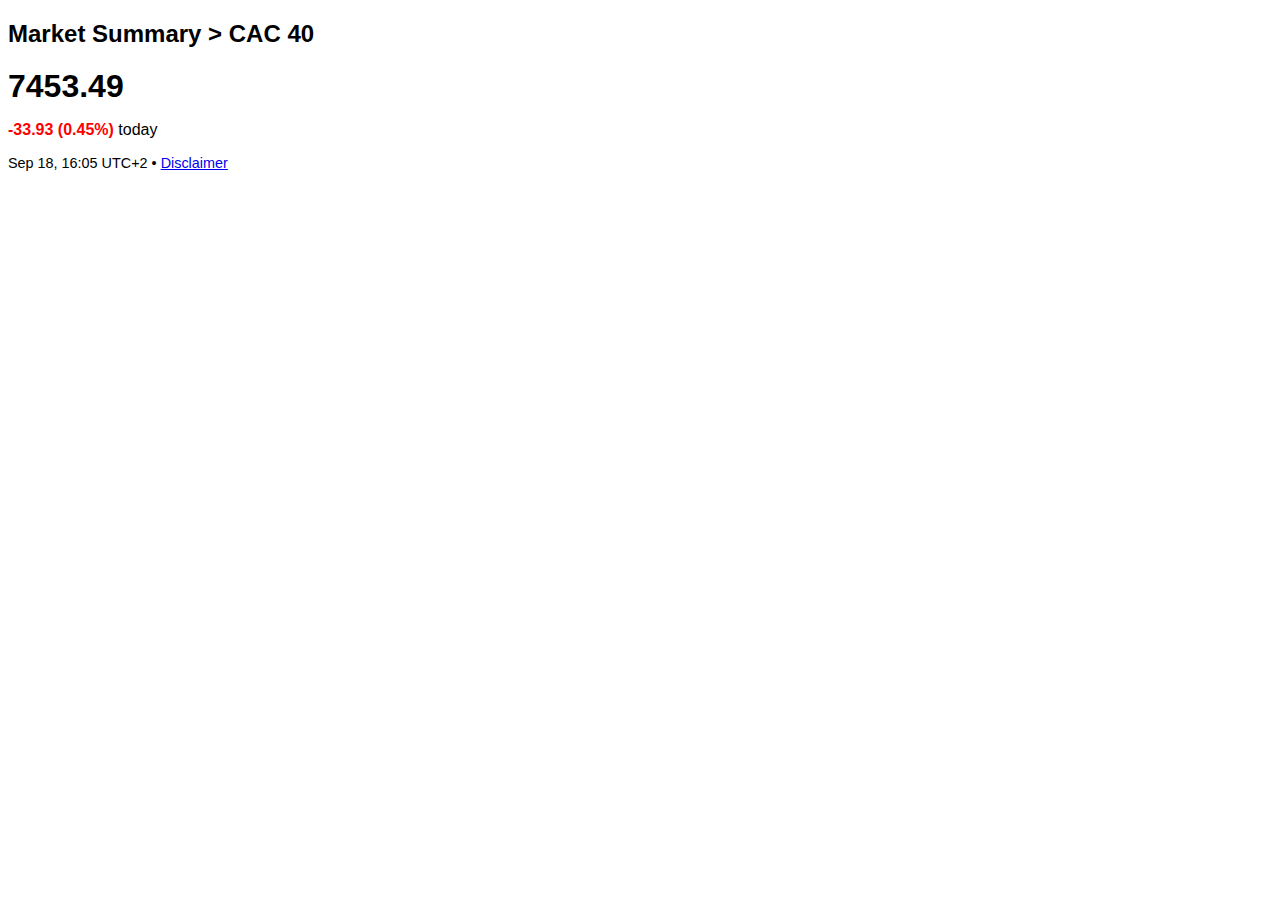
<file: cac40-asnwer.html>
<!DOCTYPE html>
<html lang="en">
<head>
    <meta charset="UTF-8">
    <meta name="viewport" content="width=device-width, initial-scale=1.0">
    <title>CAC 40 Stock Answer</title>
    <style>
        body {
            font-family: Arial, sans-serif;
        }
        .large-text {
            font-size: 2em;
            font-weight: bold;
            margin:0;
        }
        .red-text {
            color: red;
            font-weight: bold;
        }
        .small-text {
            font-size: 0.9em;
        }
    </style>
</head>
<body>
    <h2>Market Summary > CAC 40</h2>
    
    <p class="large-text">7453.49</p>
    
    <p>
        <span class="red-text">-33.93 (0.45%)</span>
         today
    </p>
    
    <p class="small-text">
        Sep 18, 16:05 UTC+2 • 
        <a href="#">Disclaimer</a>
    </p>
</body>
</html>
</file>
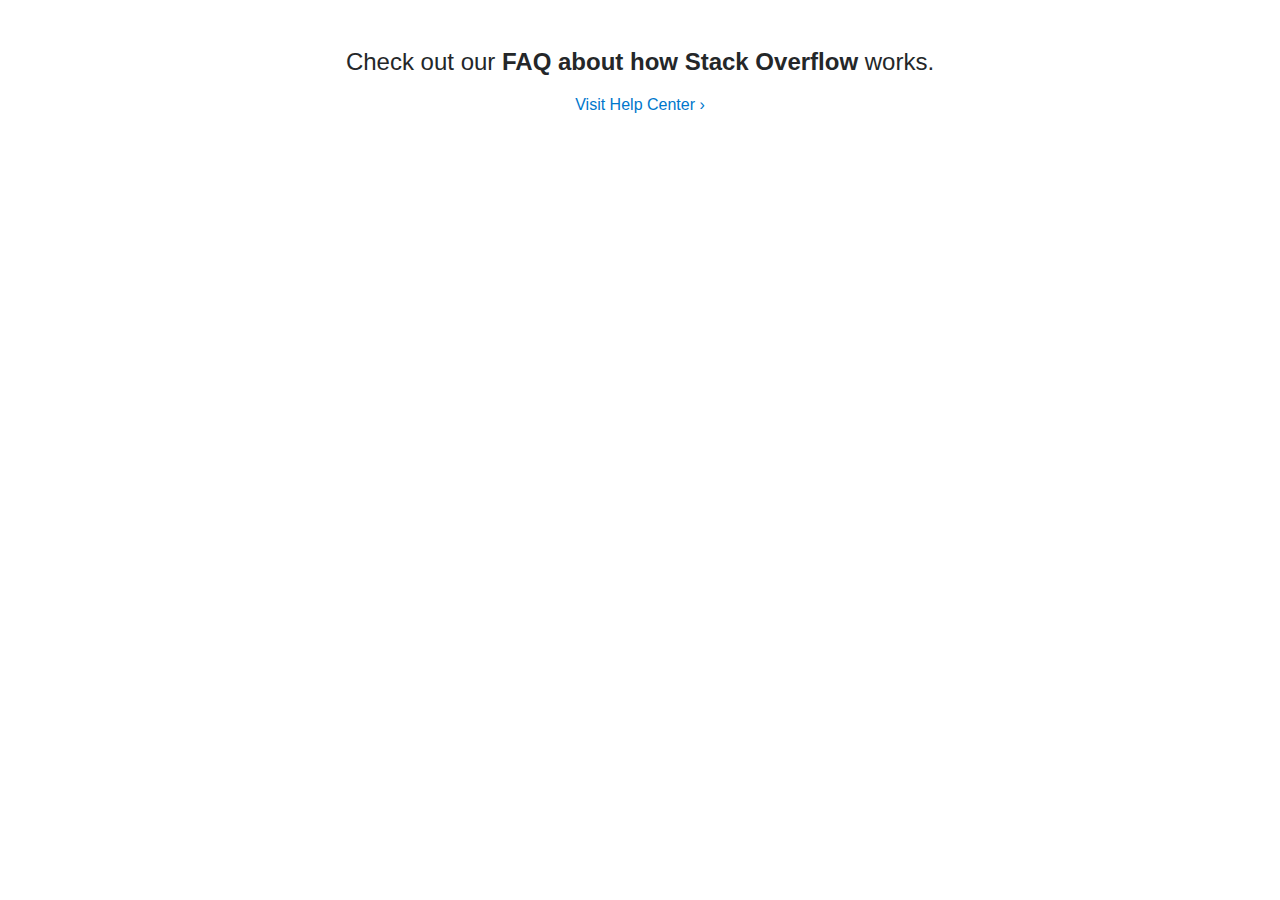
<file: stackoverlflow-answer.html>
<!DOCTYPE html>
<html lang="en">
<head>
    <meta charset="UTF-8">
    <meta name="viewport" content="width=device-width, initial-scale=1.0">
    <title>Stack Overflow FAQ</title>
    <style>
        body {
            font-family: Arial, sans-serif;
            text-align: center;
            padding: 20px;
        }
        h2 {
            font-weight: normal;
            color: #242729;
         
        }
        .bold {
            font-weight: bold;
        }
        .link {
            color: #0077cc;
            text-decoration: none;
        }
        .link:hover {
            text-decoration: underline;
        }
    </style>
</head>
<body>
    <h2>Check out our <span class="bold">FAQ about how Stack Overflow</span> works.</h2>
    <p>
        <a href="#" class="link">Visit Help Center ›</a>
    </p>
</body>
</html>
</file>
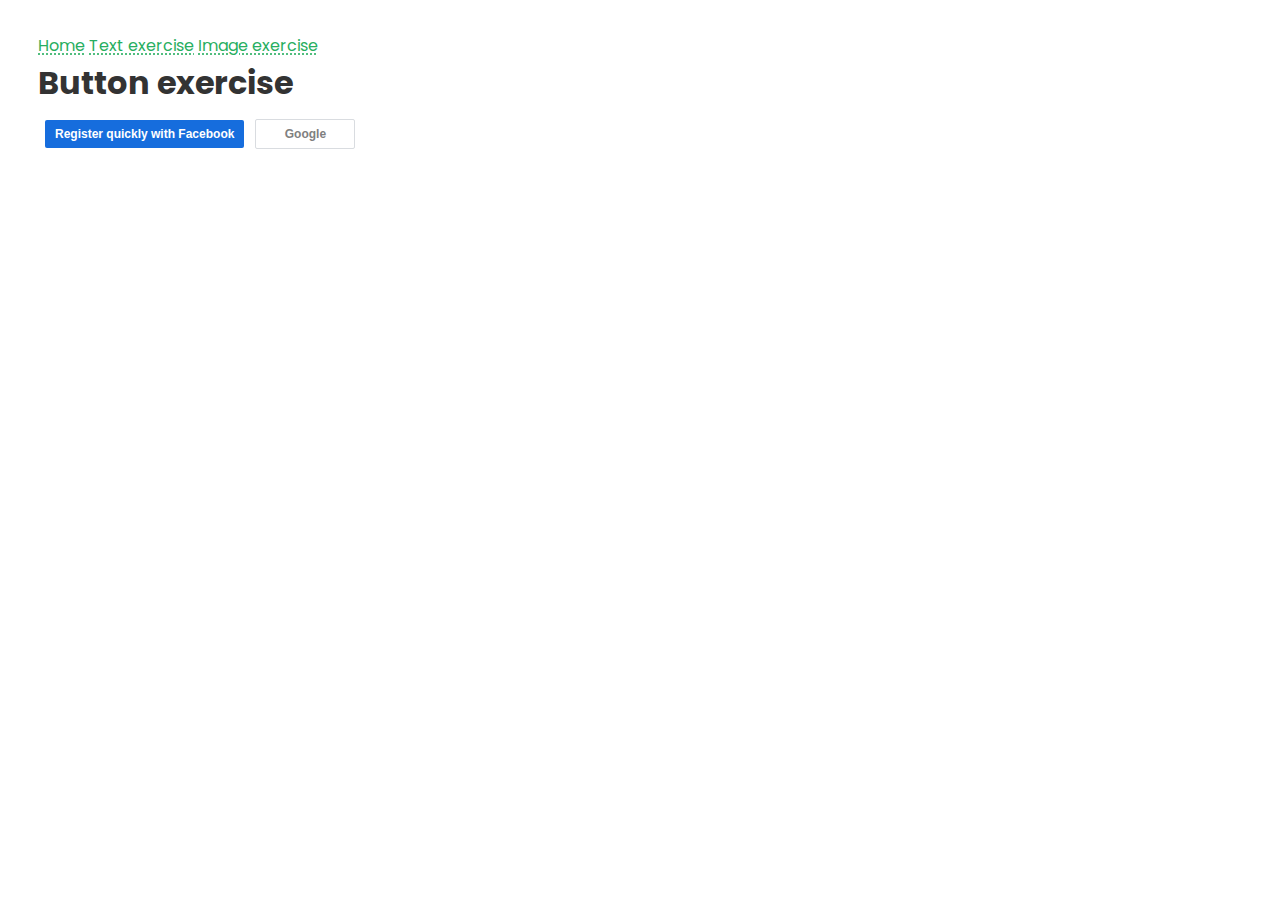
<file: exercises/button-exercise/button-exercise.html>
<!DOCTYPE html>
<html lang="en">
<head>
    <meta charset="UTF-8">
    <meta name="viewport" content="width=device-width, initial-scale=1.0">
    <title>Button exercise</title>
    <link rel="preconnect" href="https://fonts.googleapis.com">
    <link rel="preconnect" href="https://fonts.gstatic.com" crossorigin>
    <link href="https://fonts.googleapis.com/css2?family=Poppins:ital,wght@0,100;0,200;0,300;0,400;0,500;0,600;0,700;0,800;0,900;1,100;1,200;1,300;1,400;1,500;1,600;1,700;1,800;1,900&display=swap" rel="stylesheet"> 
    <link href="../../global.css" rel="stylesheet" />
    <link href="button-exercise.css" rel="stylesheet" />
</head>
<body>
  <nav>
    <a  href="../../index.html">Home</a>
    <a  href="../text-exercise/text-exercise.html">Text exercise</a>
    <a  href="../image-exercise/image-exercise.html">Image exercise</a>
  </nav>
    <h1>Button exercise</h1>
    <button class="facebook-btn">Register quickly with Facebook</button>
    <button class="google-btn">Google</button>
</body>
</html>
</file>
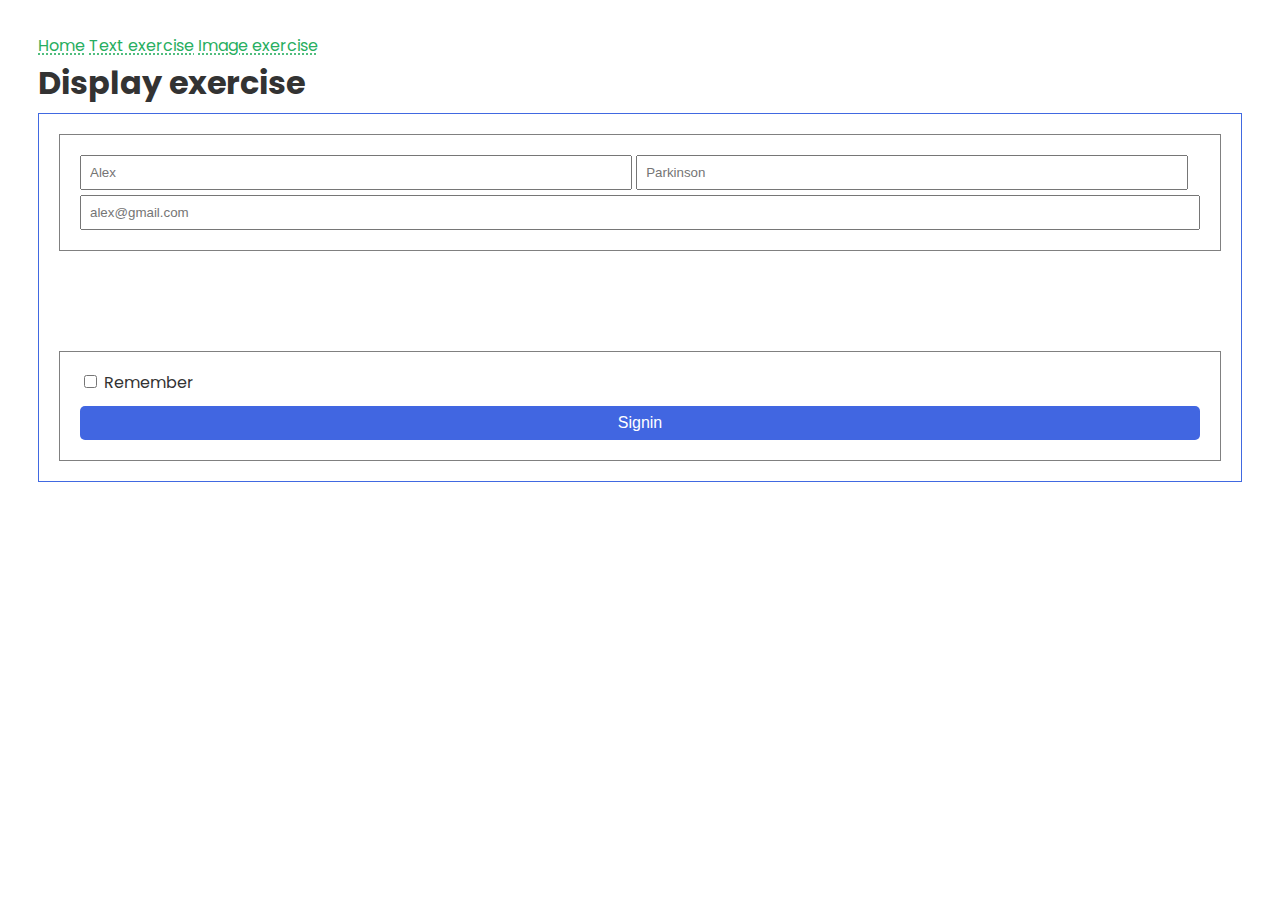
<file: exercises/display-exercise/display-exercise.html>
<!DOCTYPE html>
<html lang="en">
<head>
    <meta charset="UTF-8">
    <meta name="viewport" content="width=device-width, initial-scale=1.0">
    <title>Display exercise</title>
    <link rel="preconnect" href="https://fonts.googleapis.com">
    <link rel="preconnect" href="https://fonts.gstatic.com" crossorigin>
    <link href="https://fonts.googleapis.com/css2?family=Poppins:ital,wght@0,100;0,200;0,300;0,400;0,500;0,600;0,700;0,800;0,900;1,100;1,200;1,300;1,400;1,500;1,600;1,700;1,800;1,900&display=swap" rel="stylesheet"> 
    <link href="../../global.css" rel="stylesheet" />
    <link href="display-exercise.css" rel="stylesheet" />
</head>
<body>
  <nav>
    <a  href="../../index.html">Home</a>
    <a  href="../text-exercise/text-exercise.html">Text exercise</a>
    <a  href="../image-exercise/image-exercise.html">Image exercise</a>
  </nav>

    <h1>Display exercise</h1>
      <div class="root-box">
         <div class="inputs-box">
          <div>
            <input class="input-firstname" type="text" placeholder="Alex"/>
            <input class="input-lastname" type="text" placeholder="Parkinson"/>
          </div>
          <input class="input-email" type="text" placeholder="alex@gmail.com"/>
         </div>
         <div class="actions-box">
          <div>
            <input type="checkbox"/> Remember 
          </div>
          <button>Signin</button>
         </div>
      </div>
</body>
</html>
</file>
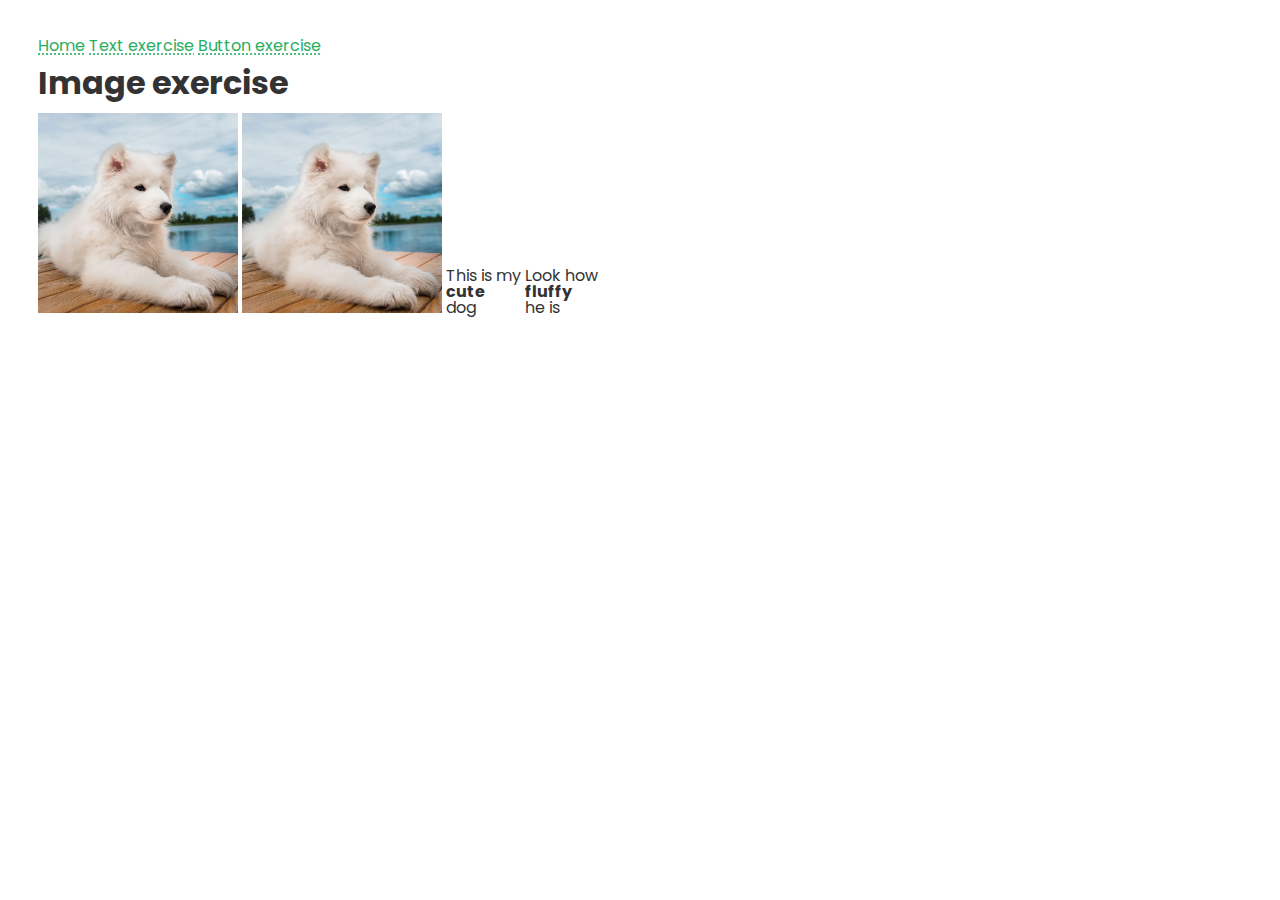
<file: exercises/image-exercise/image-exercise.html>
<!DOCTYPE html>
<html lang="en">
<head>
    <meta charset="UTF-8">
    <meta name="viewport" content="width=device-width, initial-scale=1.0">
    <title>Image exercise</title>
    <link rel="preconnect" href="https://fonts.googleapis.com">
    <link rel="preconnect" href="https://fonts.gstatic.com" crossorigin>
    <link href="https://fonts.googleapis.com/css2?family=Poppins:ital,wght@0,100;0,200;0,300;0,400;0,500;0,600;0,700;0,800;0,900;1,100;1,200;1,300;1,400;1,500;1,600;1,700;1,800;1,900&display=swap" rel="stylesheet"> 
    <link href="../../global.css" rel="stylesheet"/>
    <link href="image-exercise.css" rel="stylesheet"/>
</head>
<body>
    <nav>
        <a href="../../index.html">Home</a>
        <a href="../text-exercise/text-exercise.html">Text exercise</a>
        <a href="../button-exercise/button-exercise.html">Button exercise</a>
    </nav>
    <h1>Image exercise</h1>
    <img class="main-image"src="../../assets/dog.webp"/>
    <img class="main-image"src="../../assets/dog.webp"/>
    <p class="first-paragraph">This is my <span class="hightlight">cute</span> dog</p>
    <p class="second-paragraph">Look how <span class="hightlight">fluffy</span> he is</p>
</body>
</html>
</file>
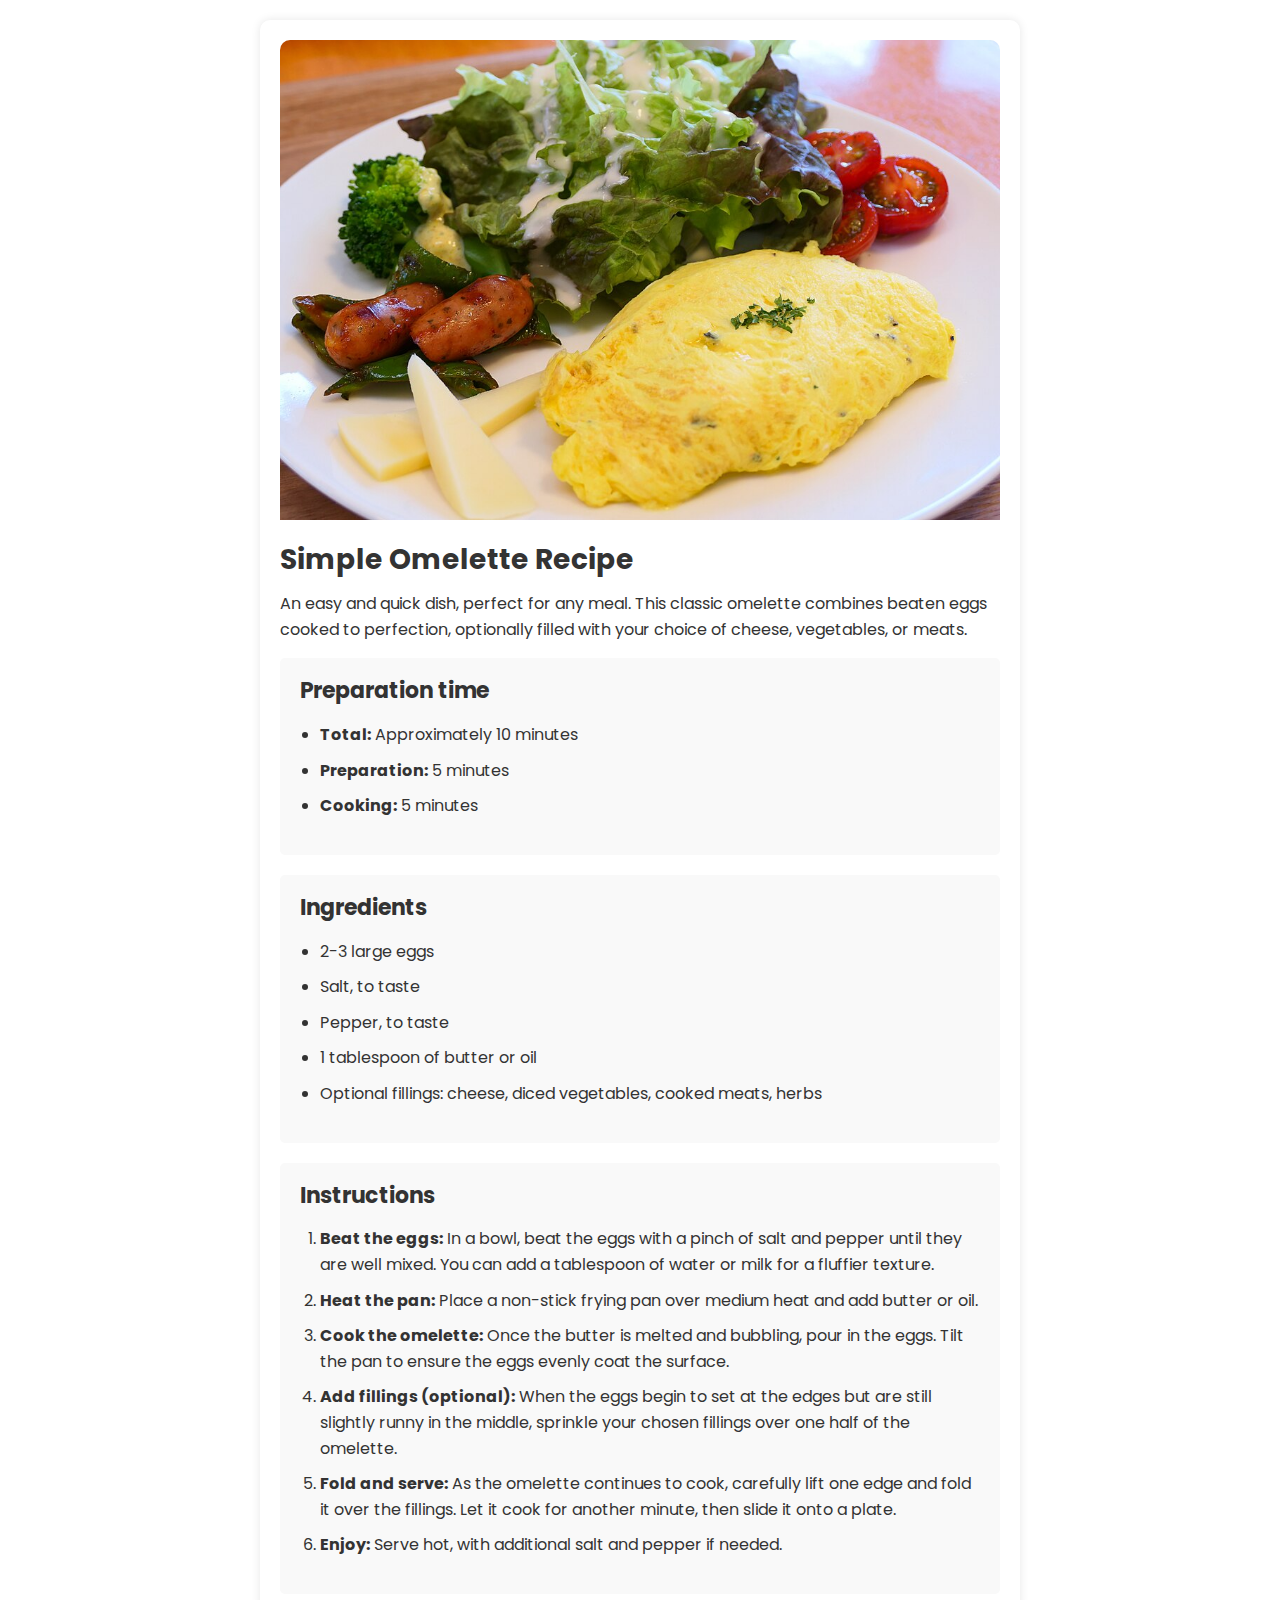
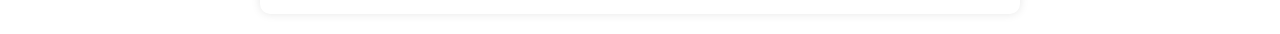
<file: exercises/recipe-exercise/recipe-exercise.html>
<!DOCTYPE html>
<html lang="en">
<head>
    <meta charset="UTF-8">
    <meta name="viewport" content="width=device-width, initial-scale=1.0">
    <title>Recipe exercise</title>
    <link rel="preconnect" href="https://fonts.googleapis.com">
    <link rel="preconnect" href="https://fonts.gstatic.com" crossorigin>
    <link href="https://fonts.googleapis.com/css2?family=Poppins:ital,wght@0,100;0,200;0,300;0,400;0,500;0,600;0,700;0,800;0,900;1,100;1,200;1,300;1,400;1,500;1,600;1,700;1,800;1,900&display=swap" rel="stylesheet"> 
    <link href="../../global.css" rel="stylesheet" />
    <link href="recipe-exercise.css" rel="stylesheet" />
</head>
<body>
    <div class="recipe-container">
        <img src="../../assets/omelette.jpg" alt="Simple Omelette" class="recipe-image">
        <h1>Simple Omelette Recipe</h1>
        <p >An easy and quick dish, perfect for any meal. This classic omelette combines beaten eggs cooked to perfection, optionally filled with your choice of cheese, vegetables, or meats.</p>
        
        <div class="preparation-time">
            <h2>Preparation time</h2>
            <ul>
                <li><strong>Total:</strong> Approximately 10 minutes</li>
                <li><strong>Preparation:</strong> 5 minutes</li>
                <li><strong>Cooking:</strong> 5 minutes</li>
            </ul>
        </div>
        
        <div class="ingredients">
            <h2>Ingredients</h2>
            <ul>
                <li>2-3 large eggs</li>
                <li>Salt, to taste</li>
                <li>Pepper, to taste</li>
                <li>1 tablespoon of butter or oil</li>
                <li>Optional fillings: cheese, diced vegetables, cooked meats, herbs</li>
            </ul>
        </div>
        
        <div class="instructions">
            <h2>Instructions</h2>
            <ol>
                <li><strong>Beat the eggs:</strong> In a bowl, beat the eggs with a pinch of salt and pepper until they are well mixed. You can add a tablespoon of water or milk for a fluffier texture.</li>
                <li><strong>Heat the pan:</strong> Place a non-stick frying pan over medium heat and add butter or oil.</li>
                <li><strong>Cook the omelette:</strong> Once the butter is melted and bubbling, pour in the eggs. Tilt the pan to ensure the eggs evenly coat the surface.</li>
                <li><strong>Add fillings (optional):</strong> When the eggs begin to set at the edges but are still slightly runny in the middle, sprinkle your chosen fillings over one half of the omelette.</li>
                <li><strong>Fold and serve:</strong> As the omelette continues to cook, carefully lift one edge and fold it over the fillings. Let it cook for another minute, then slide it onto a plate.</li>
                <li><strong>Enjoy:</strong> Serve hot, with additional salt and pepper if needed.</li>
            </ol>
        </div>
    </div>
    
</body>
</html>
</file>
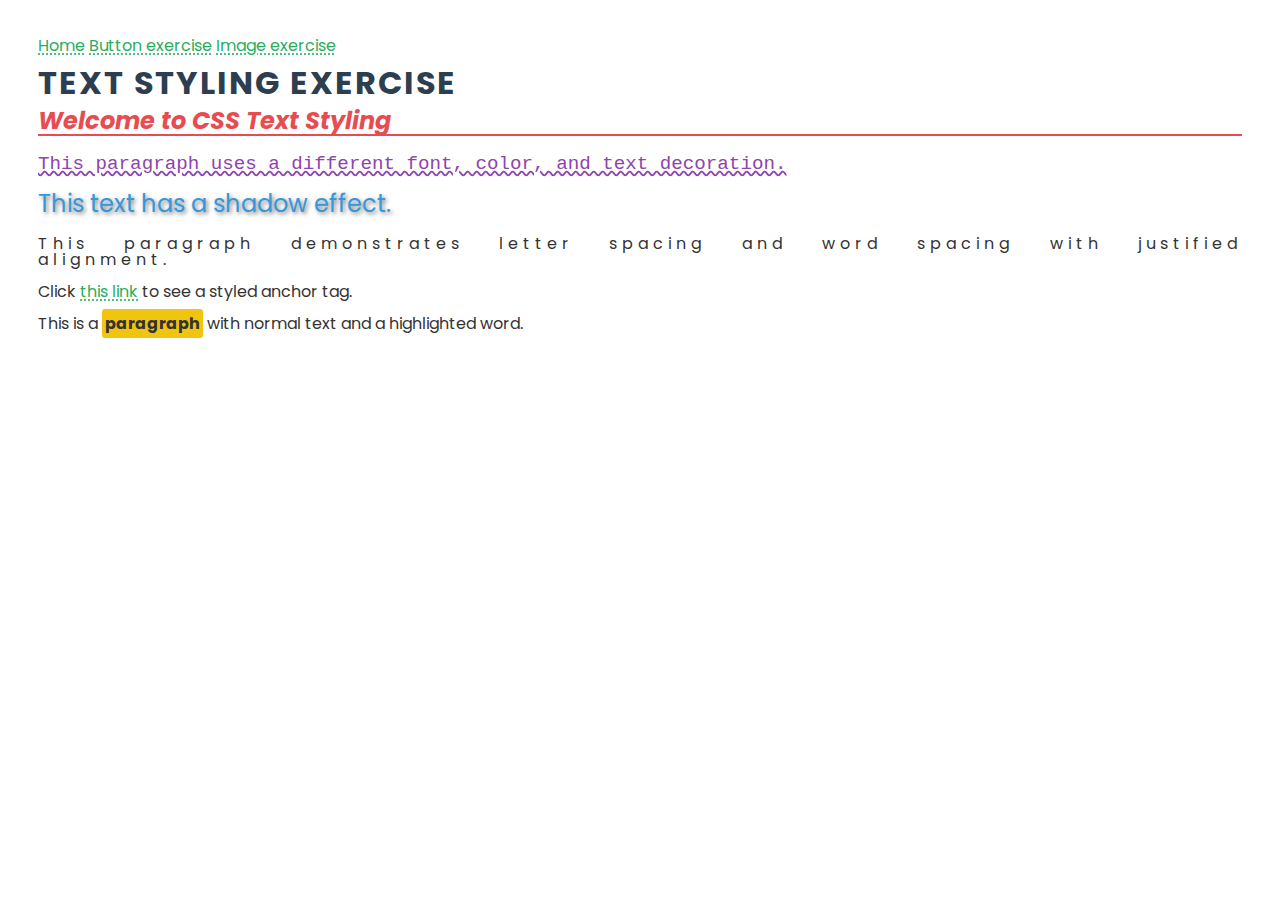
<file: exercises/text-exercise/text-exercise.html>
<!DOCTYPE html>
<html lang="en">
<head>
    <meta charset="UTF-8">
    <meta name="viewport" content="width=device-width, initial-scale=1.0">
    <title>Text training</title>
    <link rel="preconnect" href="https://fonts.googleapis.com">
    <link rel="preconnect" href="https://fonts.gstatic.com" crossorigin>
    <link href="https://fonts.googleapis.com/css2?family=Poppins:ital,wght@0,100;0,200;0,300;0,400;0,500;0,600;0,700;0,800;0,900;1,100;1,200;1,300;1,400;1,500;1,600;1,700;1,800;1,900&display=swap" rel="stylesheet"> 
    <link href="../../global.css" rel="stylesheet"/>
    <link href="text-exercise.css" rel="stylesheet" />
</head>
<body>
    <nav>
        <a  href="../../index.html">Home</a>
        <a  href="../button-exercise/button-exercise.html">Button exercise</a>
        <a  href="../image-exercise/image-exercise.html">Image exercise</a>
      </nav>
    <h1>Text Styling Exercise </h1>
    <h2>Welcome to CSS Text Styling</h2>
    <p class="wave-underline">This paragraph uses a different font, color, and text decoration.    </p>
    <p class="shadow-text">This text has a shadow effect.</p>
    <p class="spaced-text">This paragraph demonstrates letter spacing and word spacing with justified alignment.</p>
    <p>Click  
        <a href="#">this link</a>
        to see a styled anchor tag.
    </p>
    <p>This is a 
        <span class="highlighted-word">paragraph</span>
         with normal text and a highlighted word.
    </p>
</body>
</html>
</file>
<file: global.css>
* {
  box-sizing: border-box;
}
body {
  padding: 30px;
  font-family: Poppins, Arial;
  line-height: 1rem;
  color: rgb(51, 51, 51);
}
a {
  color: rgb(39, 174, 96);
  text-decoration: underline dotted;
  text-underline-offset: 3px;
}

a:hover {
  text-decoration: underline solid;
}
</file>
<file: exercises/button-exercise/button-exercise.css>
.facebook-btn {
    background-color: rgb(22, 109, 221);
    color: white;
    border: none;
    font-size: 12px;
    margin-left:30px;
    
    padding: 7px 10px 7px 10px;
    margin: 7px;
    border-radius: 2px;
    font-weight: bold;
    cursor: pointer;
    transition: all 0.3s;
  }

  .facebook-btn:hover {
    background-color: rgb(24, 114, 233);
    padding: 10px 15px 10px 15px;
    margin: 7px 7px 7px 70px;
  }

  .facebook-btn:active {
    background-color: rgb(22, 109, 221);
    box-shadow: 2px 2px 10px rgb(0,0,0,0.15);
  }

  .google-btn {
    background-color: white;
    border-style: solid;
    border-width: 0.4px;
    color: gray;
    font-weight: bold;
    font-size: 12px;
    height: 30px;
    width: 100px;
    border-radius: 2px;
    border-color: #d9dce0;
    cursor: pointer;
  
  }

  .google-btn:hover {
    background-color: rgb(241, 239, 239);
    box-shadow: 10px 10px 20px rgb(0,0,0,0.15);
  }

  .google-btn:active {
    background-color: rgb(232, 230, 230);
    box-shadow: 10px 10px 20px rgb(0,0,0,0.15);
  }
</file>
<file: exercises/display-exercise/display-exercise.css>
.root-box {
  padding: 20px;
  border: 1px solid #4169e1;
}
input {
  padding: 8px;
}
button {
  width: 100%;
  margin-top: 15px;
  background-color: #4166e1;
  color: white;
  padding: 8px 5px;
  border-radius: 5px;
  border: none;
  cursor: pointer;
  font-size: 16px;
}
.input-firstname {
  width: 49.3%;
}
.input-lastname {
  width: 49.3%;
}
.inputs-box {
  padding: 20px;
  border: 0.5px solid gray;
}

.input-email {
  margin-top: 5px;
  width: 100%;
}
.actions-box {
  margin-top: 100px;
  padding: 20px;
  border: 0.5px solid gray;
}
</file>
<file: exercises/image-exercise/image-exercise.css>
.main-image{
    width : 200px;
    height: 200px;
    object-fit: cover;
}

.first-paragraph{
    display: inline-block;
}

.second-paragraph{
    display: inline-block;
}

.hightlight {
   display: block;
   font-weight: bold;
}
</file>
<file: exercises/recipe-exercise/recipe-exercise.css>
body {
  line-height: 1.6rem;
  color: #333;
  max-width: 800px;
  margin: 0 auto;
  padding: 20px;
}

.recipe-container {
  background-color: #fff;
  border-radius: 10px;
  box-shadow: 0 0 10px rgba(0, 0, 0, 0.1);
  padding: 20px;
}

.recipe-image {
  width: 100%;
  border-radius: 10px 10px 0 0;
}

h1 {
  font-size: 28px;
}

.preparation-time,
.ingredients {
  margin-bottom: 20px;
}
.preparation-time,
.ingredients,
.instructions {
  background-color: #f9f9f9;
  padding: 20px;
  border-radius: 5px;
}

h2 {
  font-size: 22px;
  margin-top: 0;
}

ul,
ol {
  padding-left: 20px;
  gap: 20px;
}

li {
  margin-bottom: 10px;
}
</file>
<file: exercises/text-exercise/text-exercise.css>
h1 {
    text-transform: uppercase;
    color : rgb(44,62,80);
    letter-spacing: 2px;
}

h2 {
    color : rgb(231,76,80);
    font-style:italic;
    border-bottom-style: solid;
    padding-bottom: 5px;
    border-bottom-width: 2px;
}

.wave-underline {
    color : rgb(142,68,173);
    font-family: "Courier New";
    font-size: 1.2rem;
    text-decoration: underline wavy;
}

.shadow-text {
    font-size: 24px;
    color : rgb(52,152,219);
    text-shadow: 2px 2px 4px rgb(0,0,0,0.5);
}

.spaced-text{
   letter-spacing: 5px; 
   word-spacing: 10px;
   text-align: justify;
}

.highlighted-word{
   background-color: rgb(241,196,15); 
   font-weight:bold;
   padding:3px;
   border-radius:3px;
}
</file>
